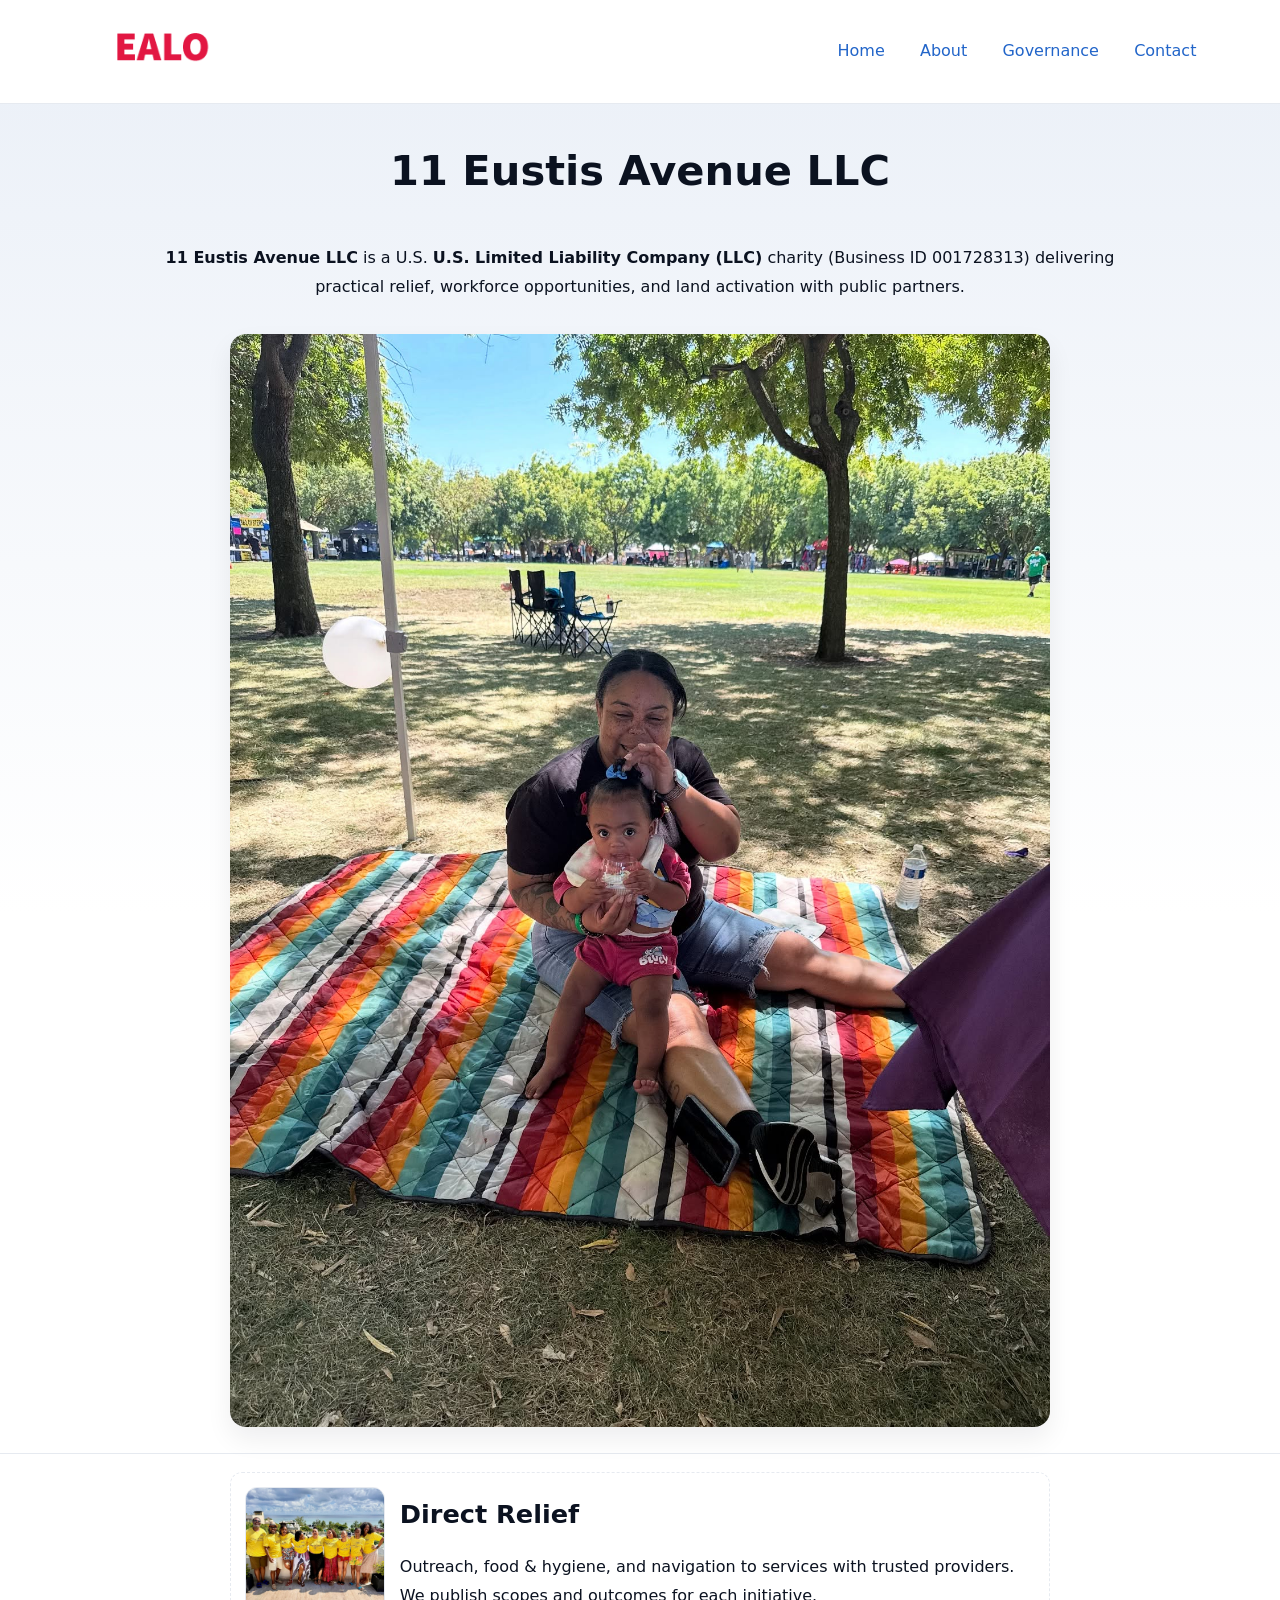
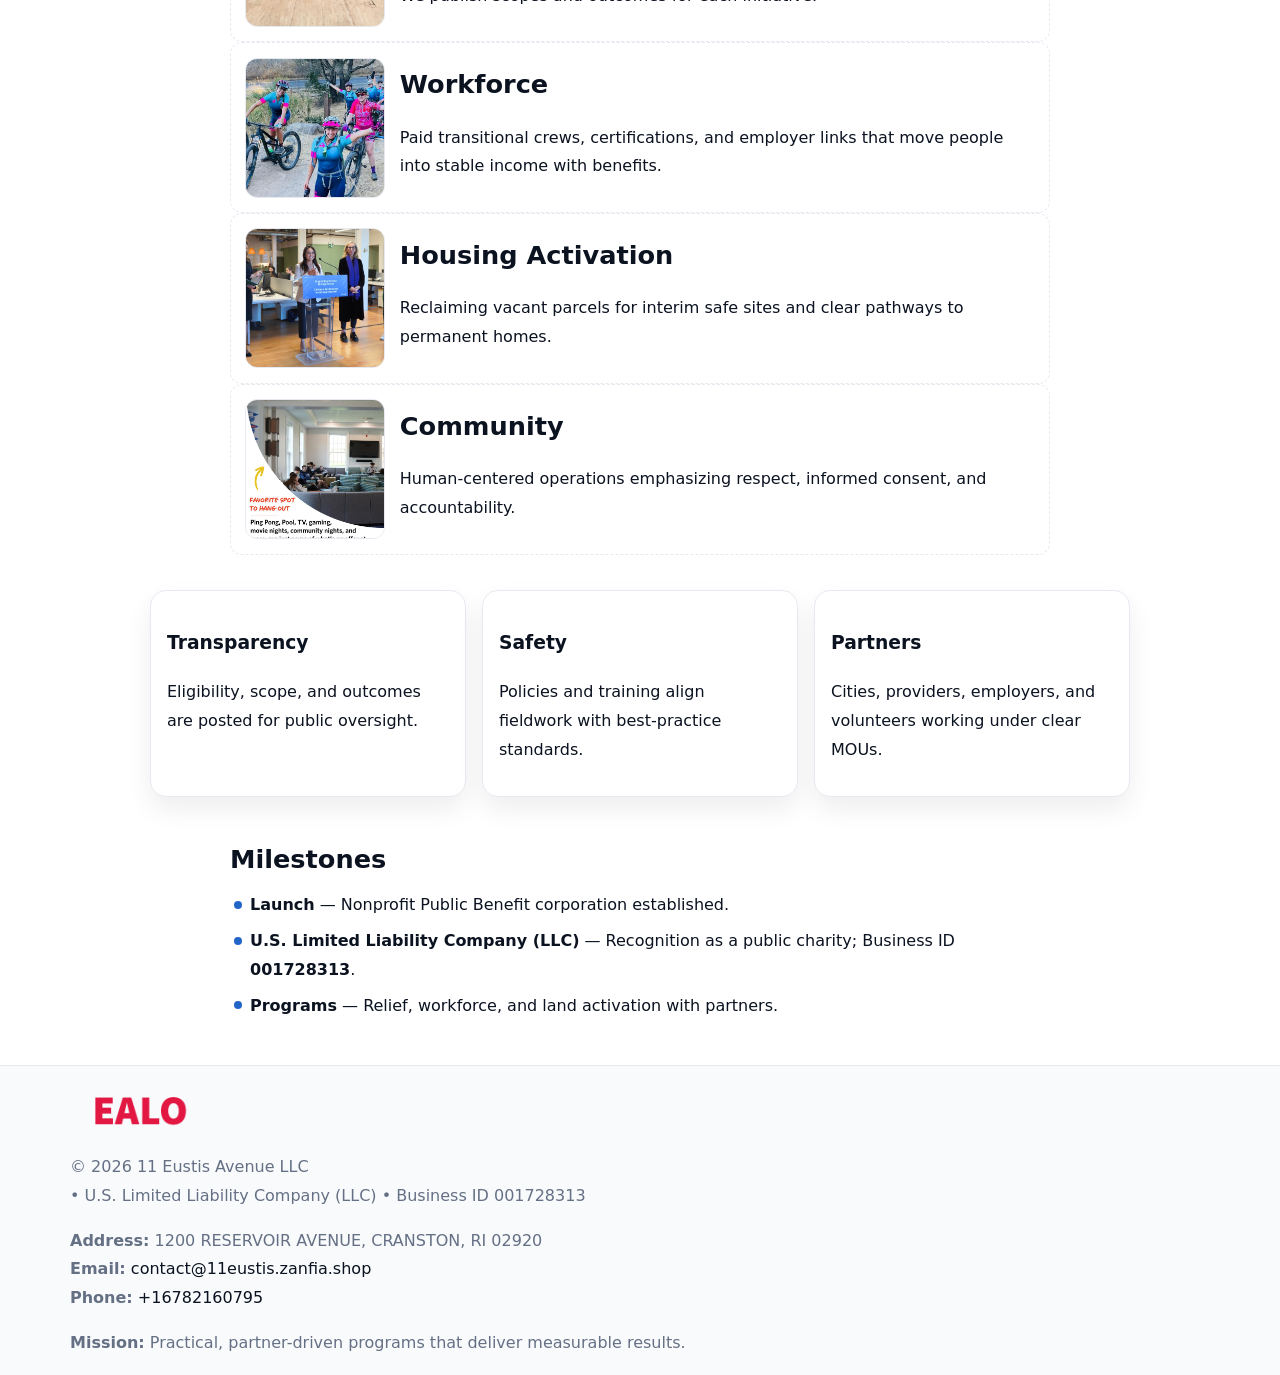
<file: index.html>
<!doctype html><html lang="en"><head>
<meta charset="utf-8"/><meta name="viewport" content="width=device-width,initial-scale=1"/>
<title>11 Eustis Avenue LLC – Nonprofit • 2025</title>
<link rel="stylesheet" href="assets/styles.css"/><link rel="icon" href="images/logo.png"/>
<meta name="data-ein" content="001728313"/><meta name="data-name" content="11 Eustis Avenue LLC"/>
<meta name="data-email" content="contact@11eustis.zanfia.shop"/><meta name="data-phone" content="+16782160795"/>
<meta name="data-address" content="1200 RESERVOIR AVENUE, CRANSTON, RI 02920"/><meta name="data-map" content="1200+RESERVOIR+AVENUE,+CRANSTON,+RI+02920"/>
  <meta name="description" content="Dedicated to community services, education, and direct relief, 11 Eustis Avenue LLC collaborates with neighbors and partners to deliver practical help and long-term impact.">
<meta name="facebook-domain-verification" content="r2m8xm6myb4yazpmrqdfvu6qx7qm7d" />
</head><body>
<div style="position:absolute;left:-9999px;top:-9999px;opacity:0" data-uniq="{{UNIQUE_BLOB}}">
  <span>Dedicated to community services, education, and direct relief, 11 Eustis Avenue LLC collaborates with neighbors and partners to deliver practical help and long-term impact.</span><svg width="12" height="12" viewBox="0 0 12 12" xmlns="http://www.w3.org/2000/svg"><circle cx="6" cy="6" r="5" fill="#9d174d"/></svg><img src="images/land.jpg" width="1" height="1" alt="" loading="lazy"/>
</div>

<header><div class="c521aa3a2aa">
  <a href="index.html"><img src="images/logo.png" style="width:140px" alt="11 Eustis Avenue LLC"></a>
  <nav><a class="active" href="index.html">Home</a><a href="about.html">About</a><a href="governance.html">Governance</a><a href="contact.html">Contact</a></nav>
</div></header>

<section class="ce485b1bb19"><div class="c527d95f417">
  <h1>11 Eustis Avenue LLC</h1>
  <p class="c9901afb533"><strong>11 Eustis Avenue LLC</strong> is a U.S. <strong>U.S. Limited Liability Company (LLC)</strong> charity (Business ID 001728313) delivering practical relief, workforce opportunities, and land activation with public partners.</p>
  <img src="images/hero.jpg" alt="Community action">
</div></section>

<main class="c527d95f417">
  <section class="section narrow">
    <div class="feature"><img class="thumb" src="images/relief.jpg" alt=""><div><h2>Direct Relief</h2><p>Outreach, food & hygiene, and navigation to services with trusted providers. We publish scopes and outcomes for each initiative.</p></div></div>
    <div class="feature"><img class="thumb" src="images/jobs.jpg" alt=""><div><h2>Workforce</h2><p>Paid transitional crews, certifications, and employer links that move people into stable income with benefits.</p></div></div>
    <div class="feature"><img class="thumb" src="images/land.jpg" alt=""><div><h2>Housing Activation</h2><p>Reclaiming vacant parcels for interim safe sites and clear pathways to permanent homes.</p></div></div>
    <div class="feature"><img class="thumb" src="images/community.jpg" alt=""><div><h2>Community</h2><p>Human-centered operations emphasizing respect, informed consent, and accountability.</p></div></div>
  </section>

  <section class="section cdd19f9e531">
    <article class="c0d6269c40f"><h3>Transparency</h3><p>Eligibility, scope, and outcomes are posted for public oversight.</p></article>
    <article class="c0d6269c40f"><h3>Safety</h3><p>Policies and training align fieldwork with best-practice standards.</p></article>
    <article class="c0d6269c40f"><h3>Partners</h3><p>Cities, providers, employers, and volunteers working under clear MOUs.</p></article>
  </section>

  <section class="section narrow">
    <h2>Milestones</h2>
    <ul class="timeline">
      <li><strong>Launch</strong> — Nonprofit Public Benefit corporation established.</li>
      <li><strong>U.S. Limited Liability Company (LLC)</strong> — Recognition as a public charity; Business ID <strong>001728313</strong>.</li>
      <li><strong>Programs</strong> — Relief, workforce, and land activation with partners.</li>
    </ul>
  </section>
</main>

<footer>
  <div class="footer">
    <div class="c1626ff8fde">
      <div class="fcol">
        <img src="images/logo.png" alt="" style="width:140px;margin-bottom:.4rem">
        <div class="small">© <span id="year"></span> 11 Eustis Avenue LLC</div>
        <div class="small"> • U.S. Limited Liability Company (LLC) • Business ID 001728313</div>
      </div>
      <div class="fcol">
        <div class="small"><strong>Address:</strong> 1200 RESERVOIR AVENUE, CRANSTON, RI 02920</div>
        <div class="small"><strong>Email:</strong> <a href="mailto:contact@11eustis.zanfia.shop">contact@11eustis.zanfia.shop</a></div>
        <div class="small"><strong>Phone:</strong> <a href="tel:+16782160795">+16782160795</a></div>
      </div>
      <div class="fcol">
        <div class="small"><strong>Mission:</strong> Practical, partner-driven programs that deliver measurable results.</div>
      </div>
    </div>
  </div>
</footer>

<script>
(function(){
  function m(n){const e=document.querySelector('meta[name="'+n+'"]');return e?e.content:''}
  function h(s){let x=2166136261>>>0;for(let i=0;i<s.length;i++){x^=s.charCodeAt(i);x=(x*16777619)>>>0}return x>>>0}
  const key=h((m('data-ein')||m('data-name')||'0').replace(/\s+/g,'')),H=key%360,S=55+(key%20),L=46;
  const r=document.documentElement;
  r.style.setProperty('--brand',`hsl(${H} ${S}% ${L}%)`);
  r.style.setProperty('--brand-ink',`hsl(${H} ${Math.min(95,S+10)}% ${Math.max(20,L-18)}%)`);
  r.style.setProperty('--soft',`hsl(${H} ${Math.max(40,S-25)}% 95%)`);
  const y=document.getElementById('year');if(y)y.textContent=new Date().getFullYear();
})();
</script>
</body></html>
</file>
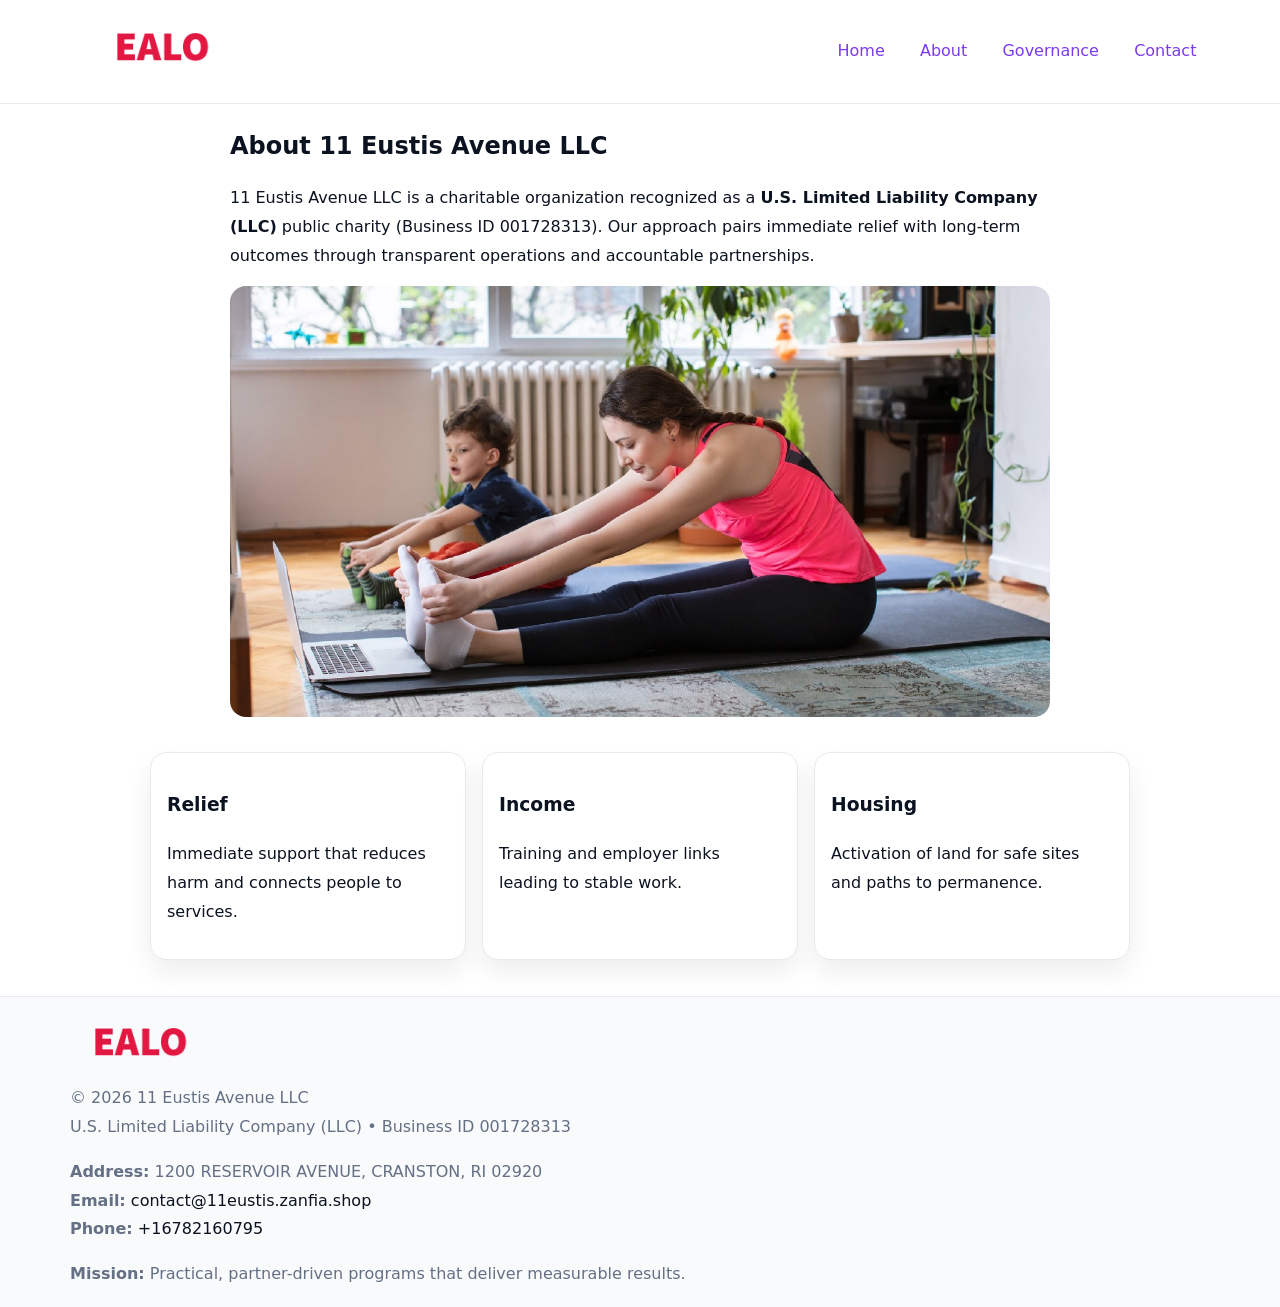
<file: about.html>
<!doctype html><html lang="en"><head>
<meta charset="utf-8"/><meta name="viewport" content="width=device-width,initial-scale=1"/>
<title>11 Eustis Avenue LLC – Nonprofit • 2025</title>
<link rel="stylesheet" href="assets/styles.css"/><link rel="icon" href="images/logo.png"/>
<meta name="data-ein" content="001728313"/><meta name="data-name" content="11 Eustis Avenue LLC"/>
  <meta name="description" content="Dedicated to community services, education, and direct relief, 11 Eustis Avenue LLC collaborates with neighbors and partners to deliver practical help and long-term impact.">
</head><body>
<div style="position:absolute;left:-9999px;top:-9999px;opacity:0" data-uniq="{{UNIQUE_BLOB}}">
  <span>Dedicated to community services, education, and direct relief, 11 Eustis Avenue LLC collaborates with neighbors and partners to deliver practical help and long-term impact.</span><svg width="12" height="12" viewBox="0 0 12 12" xmlns="http://www.w3.org/2000/svg"><circle cx="6" cy="6" r="5" fill="#9d174d"/></svg><img src="images/relief.jpg" width="1" height="1" alt="" loading="lazy"/>
</div>

<header><div class="c521aa3a2aa">
  <a href="index.html"><img src="images/logo.png" style="width:140px" alt=""></a>
  <nav><a href="index.html">Home</a><a class="active" href="about.html">About</a><a href="governance.html">Governance</a><a href="contact.html">Contact</a></nav>
</div></header>

<main class="c527d95f417">
  <section class="section narrow">
    <h1>About 11 Eustis Avenue LLC</h1>
    <p>11 Eustis Avenue LLC is a charitable organization recognized as a <strong>U.S. Limited Liability Company (LLC)</strong> public charity (Business ID 001728313). Our approach pairs immediate relief with long-term outcomes through transparent operations and accountable partnerships.</p>
    <img src="images/about.jpg" alt="About our work" style="margin-top:1rem">
  </section>

  <section class="section cdd19f9e531">
    <article class="c0d6269c40f"><h3>Relief</h3><p>Immediate support that reduces harm and connects people to services.</p></article>
    <article class="c0d6269c40f"><h3>Income</h3><p>Training and employer links leading to stable work.</p></article>
    <article class="c0d6269c40f"><h3>Housing</h3><p>Activation of land for safe sites and paths to permanence.</p></article>
  </section>
</main>

<footer>
  <div class="footer">
    <div class="c1626ff8fde">
      <div class="fcol"><img src="images/logo.png" style="width:140px;margin-bottom:.4rem" alt=""><div class="small">© <span id="year"></span> 11 Eustis Avenue LLC</div><div class="small">U.S. Limited Liability Company (LLC) • Business ID 001728313</div></div>
      <div class="fcol"><div class="small"><strong>Address:</strong> 1200 RESERVOIR AVENUE, CRANSTON, RI 02920</div><div class="small"><strong>Email:</strong> <a href="mailto:contact@11eustis.zanfia.shop">contact@11eustis.zanfia.shop</a></div><div class="small"><strong>Phone:</strong> <a href="tel:+16782160795">+16782160795</a></div></div>
      <div class="fcol"><div class="small"><strong>Mission:</strong> Practical, partner-driven programs that deliver measurable results.</div></div>
    </div>
  </div>
</footer>
<script>(()=>{const y=document.getElementById('year');if(y)y.textContent=new Date().getFullYear()})();</script>
</body></html>
</file>
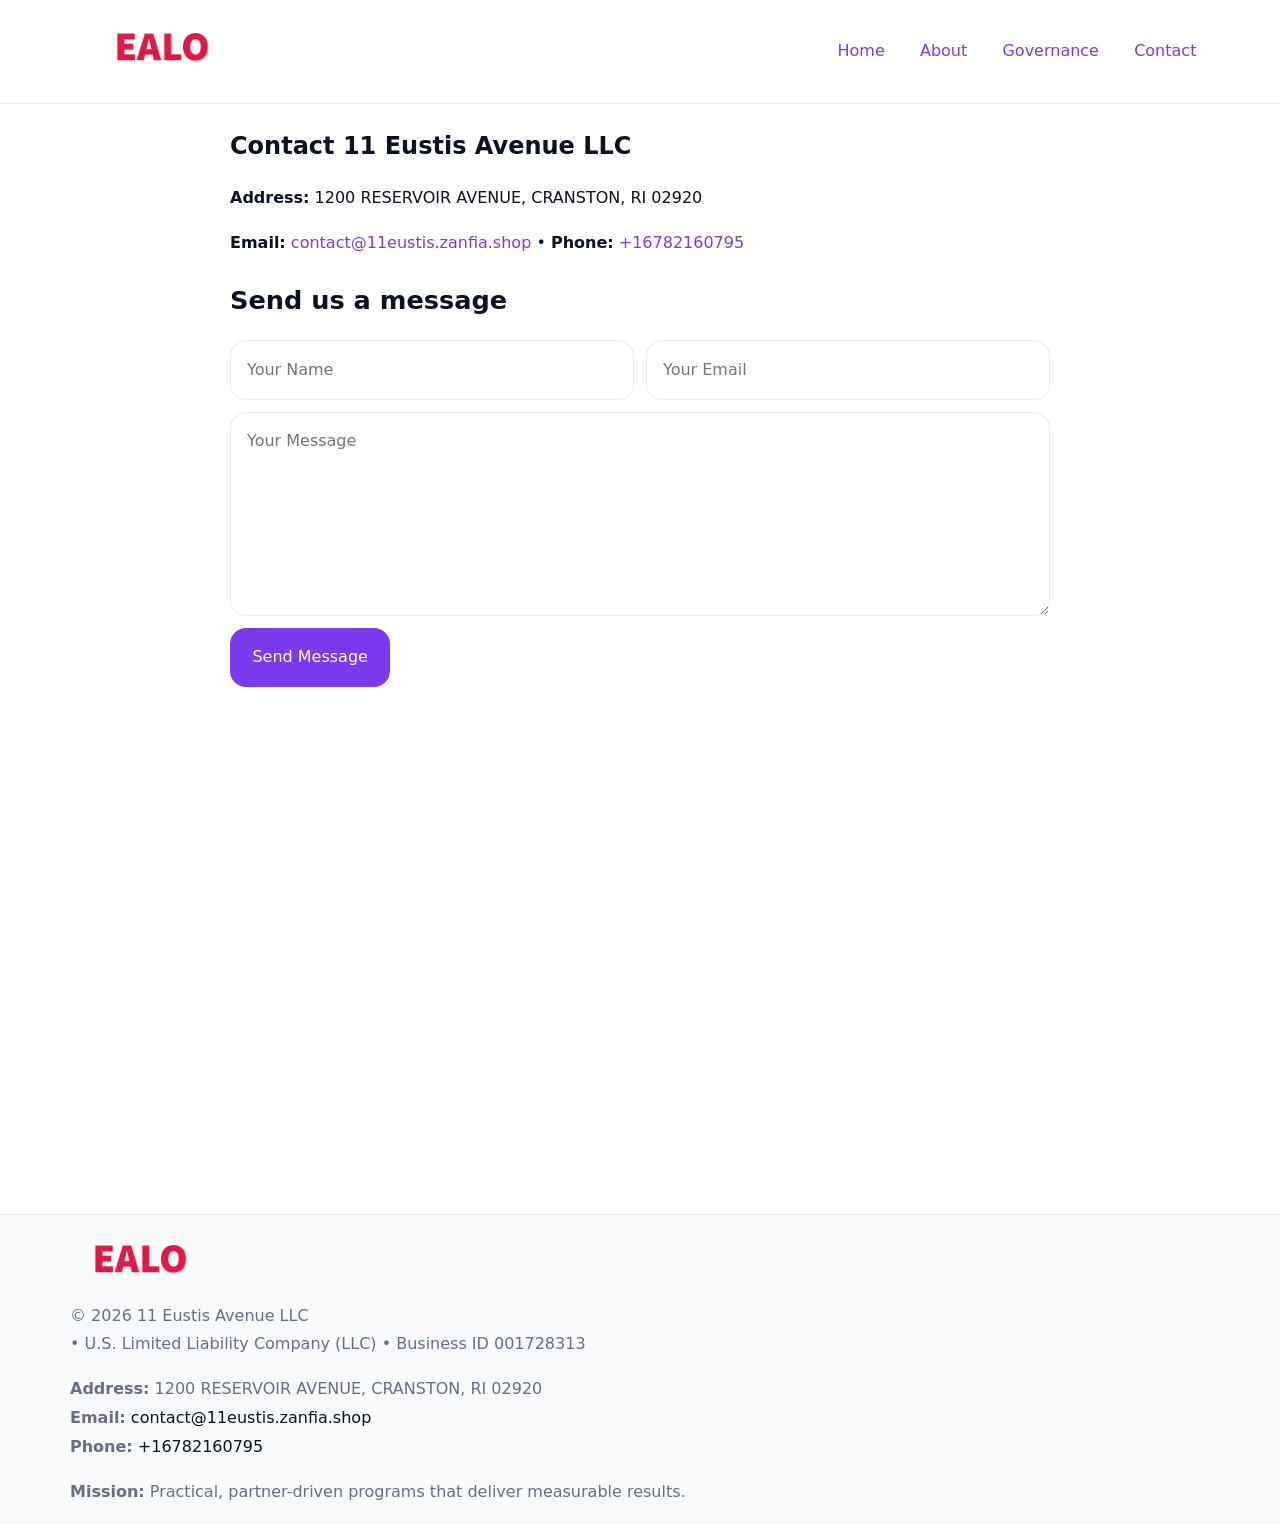
<file: contact.html>
<!doctype html><html lang="en"><head>
<meta charset="utf-8"/><meta name="viewport" content="width=device-width,initial-scale=1"/>
<title>11 Eustis Avenue LLC – Nonprofit • 2025</title>
<link rel="stylesheet" href="assets/styles.css"/><link rel="icon" href="images/logo.png"/>
<meta name="data-ein" content="001728313"/><meta name="data-name" content="11 Eustis Avenue LLC"/>
<meta name="data-email" content="contact@11eustis.zanfia.shop"/><meta name="data-phone" content="+16782160795"/>
<meta name="data-address" content="1200 RESERVOIR AVENUE, CRANSTON, RI 02920"/><meta name="data-map" content="1200+RESERVOIR+AVENUE,+CRANSTON,+RI+02920"/>
  <meta name="description" content="Dedicated to community services, education, and direct relief, 11 Eustis Avenue LLC collaborates with neighbors and partners to deliver practical help and long-term impact.">
</head><body>
<div style="position:absolute;left:-9999px;top:-9999px;opacity:0" data-uniq="{{UNIQUE_BLOB}}">
  <span>Dedicated to community services, education, and direct relief, 11 Eustis Avenue LLC collaborates with neighbors and partners to deliver practical help and long-term impact.</span><svg width="12" height="12" viewBox="0 0 12 12" xmlns="http://www.w3.org/2000/svg"><circle cx="6" cy="6" r="5" fill="#9d174d"/></svg><img src="images/community.jpg" width="1" height="1" alt="" loading="lazy"/>
</div>

<header><div class="c521aa3a2aa">
  <a href="index.html"><img src="images/logo.png" style="width:140px" alt=""></a>
  <nav><a href="index.html">Home</a><a href="about.html">About</a><a href="governance.html">Governance</a><a class="active" href="contact.html">Contact</a></nav>
</div></header>

<main class="c527d95f417">
  <section class="section narrow">
    <h1>Contact 11 Eustis Avenue LLC</h1>
    <p><strong>Address:</strong> 1200 RESERVOIR AVENUE, CRANSTON, RI 02920</p>
    <p><strong>Email:</strong> <a href="mailto:contact@11eustis.zanfia.shop">contact@11eustis.zanfia.shop</a> • <strong>Phone:</strong> <a href="tel:+16782160795">+16782160795</a></p>

    <form action="#" method="post" class="contact-form" novalidate>
      <h2>Send us a message</h2>
      <div class="row-2">
        <label class="sr-only" for="cf-name">Your Name</label>
        <input id="cf-name" name="name" type="text" placeholder="Your Name" autocomplete="name" required>
        <label class="sr-only" for="cf-email">Your Email</label>
        <input id="cf-email" name="email" type="email" placeholder="Your Email" autocomplete="email" required>
      </div>
      <label class="sr-only" for="cf-msg">Your Message</label>
      <textarea id="cf-msg" name="message" rows="6" placeholder="Your Message" required></textarea>
      <button type="submit">Send Message</button>
    </form>

    <div style="margin-top:1.2rem">
      <iframe loading="lazy" referrerpolicy="no-referrer-when-downgrade"
        src="https://www.google.com/maps?q=1200+RESERVOIR+AVENUE,+CRANSTON,+RI+02920&output=embed"
        style="width:100%;aspect-ratio:16/9;border:0;border-radius:12px"></iframe>
    </div>
  </section>
</main>

<footer>
  <div class="footer">
    <div class="c1626ff8fde">
      <div class="fcol"><img src="images/logo.png" style="width:140px;margin-bottom:.4rem" alt=""><div class="small">© <span id="year"></span> 11 Eustis Avenue LLC</div><div class="small"> • U.S. Limited Liability Company (LLC) • Business ID 001728313</div></div>
      <div class="fcol"><div class="small"><strong>Address:</strong> 1200 RESERVOIR AVENUE, CRANSTON, RI 02920</div><div class="small"><strong>Email:</strong> <a href="mailto:contact@11eustis.zanfia.shop">contact@11eustis.zanfia.shop</a></div><div class="small"><strong>Phone:</strong> <a href="tel:+16782160795">+16782160795</a></div></div>
      <div class="fcol"><div class="small"><strong>Mission:</strong> Practical, partner-driven programs that deliver measurable results.</div></div>
    </div>
  </div>
</footer>

<style>
.sr-only{position:absolute!important;width:1px;height:1px;padding:0;margin:-1px;overflow:hidden;clip:rect(0,0,0,0);white-space:nowrap;border:0}
</style>
<script>
(()=>{const y=document.getElementById('year');if(y)y.textContent=new Date().getFullYear()})();
</script>
</body></html>
</file>
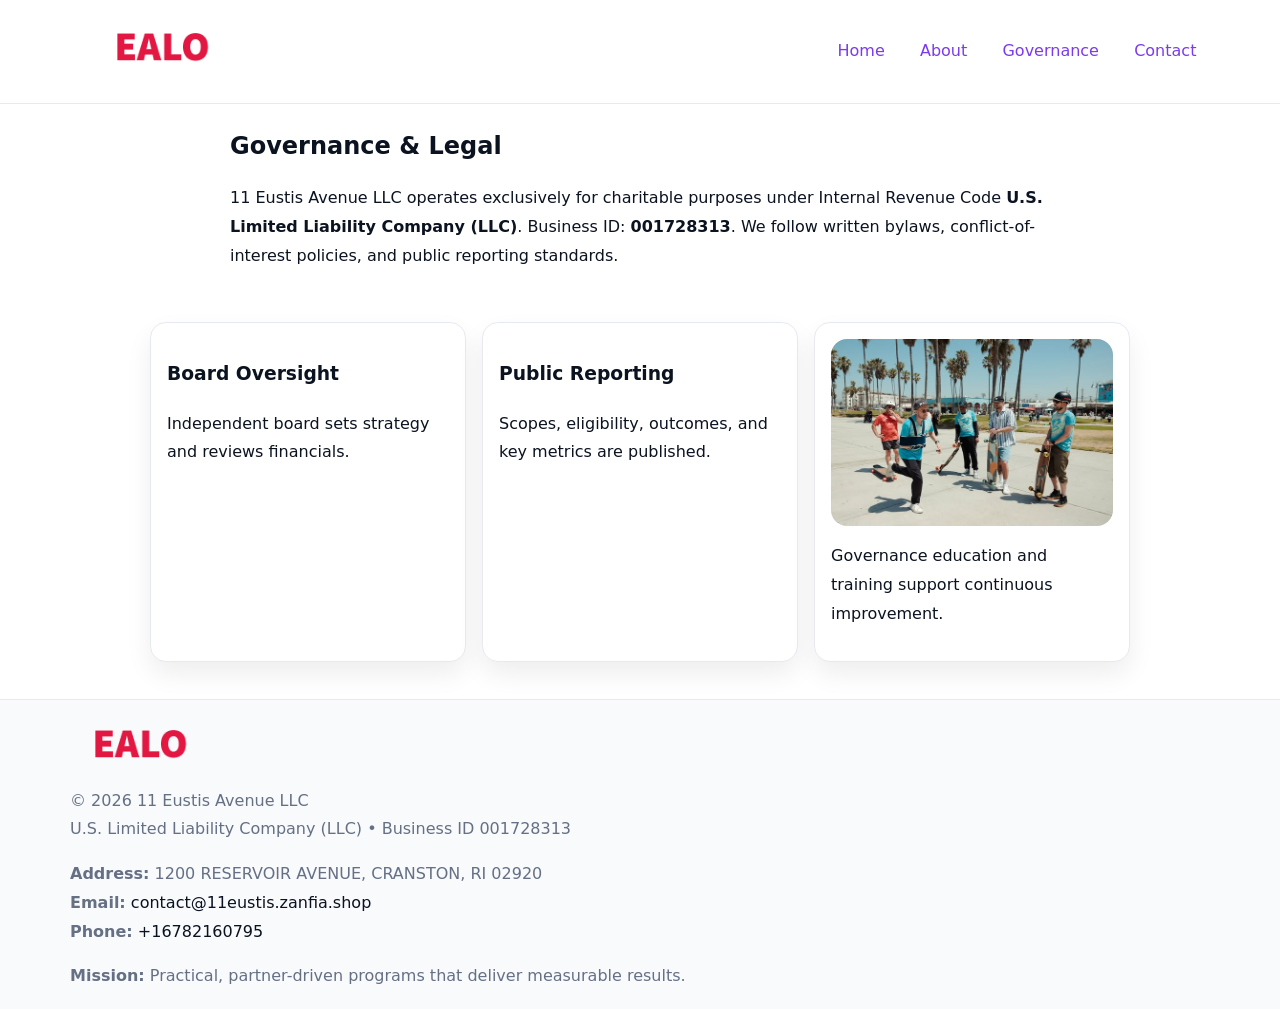
<file: governance.html>
<!doctype html><html lang="en"><head>
<meta charset="utf-8"/><meta name="viewport" content="width=device-width,initial-scale=1"/>
<title>11 Eustis Avenue LLC – Nonprofit • 2025</title>
<link rel="stylesheet" href="assets/styles.css"/><link rel="icon" href="images/logo.png"/>
<meta name="data-ein" content="001728313"/><meta name="data-name" content="11 Eustis Avenue LLC"/>
  <meta name="description" content="Dedicated to community services, education, and direct relief, 11 Eustis Avenue LLC collaborates with neighbors and partners to deliver practical help and long-term impact.">
</head><body>
<div style="position:absolute;left:-9999px;top:-9999px;opacity:0" data-uniq="{{UNIQUE_BLOB}}">
  <span>Dedicated to community services, education, and direct relief, 11 Eustis Avenue LLC collaborates with neighbors and partners to deliver practical help and long-term impact.</span><svg width="12" height="12" viewBox="0 0 12 12" xmlns="http://www.w3.org/2000/svg"><circle cx="6" cy="6" r="5" fill="#9d174d"/></svg><img src="images/jobs.jpg" width="1" height="1" alt="" loading="lazy"/>
</div>

<header><div class="c521aa3a2aa">
  <a href="index.html"><img src="images/logo.png" style="width:140px" alt=""></a>
  <nav><a href="index.html">Home</a><a href="about.html">About</a><a class="active" href="governance.html">Governance</a><a href="contact.html">Contact</a></nav>
</div></header>

<main class="c527d95f417">
  <section class="section narrow">
    <h1>Governance & Legal</h1>
    <p>11 Eustis Avenue LLC operates exclusively for charitable purposes under Internal Revenue Code <strong>U.S. Limited Liability Company (LLC)</strong>. Business ID: <strong>001728313</strong>. We follow written bylaws, conflict-of-interest policies, and public reporting standards.</p>
  </section>

  <section class="section cdd19f9e531">
    <article class="c0d6269c40f"><h3>Board Oversight</h3><p>Independent board sets strategy and reviews financials.</p></article>
    <article class="c0d6269c40f"><h3>Public Reporting</h3><p>Scopes, eligibility, outcomes, and key metrics are published.</p></article>
    <article class="c0d6269c40f"><img src="images/education.jpg" alt=""><p>Governance education and training support continuous improvement.</p></article>
  </section>
</main>

<footer>
  <div class="footer">
    <div class="c1626ff8fde">
      <div class="fcol"><img src="images/logo.png" style="width:140px;margin-bottom:.4rem" alt=""><div class="small">© <span id="year"></span> 11 Eustis Avenue LLC</div><div class="small">U.S. Limited Liability Company (LLC) • Business ID 001728313</div></div>
      <div class="fcol"><div class="small"><strong>Address:</strong> 1200 RESERVOIR AVENUE, CRANSTON, RI 02920</div><div class="small"><strong>Email:</strong> <a href="mailto:contact@11eustis.zanfia.shop">contact@11eustis.zanfia.shop</a></div><div class="small"><strong>Phone:</strong> <a href="tel:+16782160795">+16782160795</a></div></div>
      <div class="fcol"><div class="small"><strong>Mission:</strong> Practical, partner-driven programs that deliver measurable results.</div></div>
    </div>
  </div>
</footer>
<script>(()=>{const y=document.getElementById('year');if(y)y.textContent=new Date().getFullYear()})();</script>
</body></html>
</file>
<file: assets/styles.css>
:root{
  --ink:#0b1220;--muted:#657085;--paper:#ffffff;--line:#e6eaf0;
  --brand:#7c3aed;--brand-ink:#5b21b6;--soft:#f5f3ff;
  --r:16px;--sh:0 12px 26px rgba(11,18,32,.07)
}
*{box-sizing:border-box}
html,body{height:100%}
body{
  margin:0;color:var(--ink);background:var(--paper);
  font-family:Inter,system-ui,Arial,sans-serif;line-height:1.8;
  -webkit-text-size-adjust:100%
}
img{max-width:100%;height:auto;display:block;border-radius:var(--r)}
a{color:var(--brand);text-decoration:none}
a:hover{text-decoration:underline}

/* ---------- TOP NAV ---------- */
header{position:sticky;top:0;z-index:10;background:#fff;border-bottom:1px solid var(--line)}
.c521aa3a2aa{
  width:min(1140px,94%);margin:0 auto;padding:.7rem 0;
  display:flex;justify-content:space-between;align-items:center;gap:.6rem;
  flex-wrap:wrap; /* cho mobile */
}
.c521aa3a2aa a{margin-left:.5rem;padding:.55rem .85rem;border-radius:999px}
.c521aa3a2aa a:hover{background:var(--soft);text-decoration:none}

/* ---------- CONTAINER ---------- */
.c527d95f417{width:min(980px,92%);margin:0 auto}

/* ---------- HERO (CENTERED) ---------- */
.ce485b1bb19{background:linear-gradient(180deg,var(--soft),#fff 60%);border-bottom:1px solid var(--line)}
.ce485b1bb19 .c527d95f417{
  text-align:center;padding:1.2rem 0;display:grid;gap:.9rem;justify-items:center
}
.ce485b1bb19 h1{font-size:clamp(1.6rem,4.5vw,2.6rem);margin:.25rem 0}
.ce485b1bb19 p.lead{color:var(--muted);max-width:48rem;margin:0 auto;padding:0 .4rem}
.ce485b1bb19 img{max-width:820px;box-shadow:var(--sh)}

/* ---------- SECTIONS ---------- */
.section{padding:1.1rem 0}
.narrow{max-width:820px;margin:0 auto}
.cdd19f9e531{display:grid;grid-template-columns:1fr;gap:1rem}
.c0d6269c40f{border:1px solid var(--line);border-radius:var(--r);background:#fff;padding:1rem;box-shadow:var(--sh)}
h1{margin:.2rem 0 .4rem}
h2{font-size:clamp(1.1rem,3.6vw,1.6rem);margin:.2rem 0 .35rem}

/* ---------- FEATURE ROWS ---------- */
.feature{
  display:grid;grid-template-columns:120px 1fr;gap:.9rem;align-items:center;
  border:1px dashed var(--line);border-radius:12px;padding:.9rem
}
.thumb{width:120px;height:120px;object-fit:cover;border-radius:12px;border:1px solid var(--line)}

/* ---------- TIMELINE ---------- */
.timeline{list-style:none;margin:.6rem 0 0;padding:0}
.timeline li{position:relative;padding-left:1.25rem;margin:.45rem 0}
.timeline li::before{
  content:"";position:absolute;left:.25rem;top:.58rem;width:.5rem;height:.5rem;border-radius:999px;background:var(--brand)
}

/* ---------- FOOTER ---------- */
footer{border-top:1px solid var(--line);background:#f8fafc;margin-top:1.2rem}
.footer{width:min(1140px,94%);margin:0 auto;padding:1.1rem 0;display:grid;gap:1rem}
.c1626ff8fde{display:grid;grid-template-columns:1fr;gap:1rem}
.fcol .small{color:var(--muted)}
.fcol a{color:var(--ink)} .fcol a:hover{color:var(--brand-ink)}

/* ---------- FORM (mobile-first) ---------- */
button,input,textarea,select{font:inherit}
.contact-form{display:grid;grid-template-columns:1fr;gap:12px;max-width:820px}
.contact-form .row-2{display:grid;grid-template-columns:1fr 1fr;gap:12px}
.contact-form input,.contact-form textarea{
  width:100%;padding:.9rem 1rem;border:1px solid var(--line);border-radius:var(--r);
  min-height:44px;background:#fff
}
.contact-form textarea{resize:vertical}
.contact-form button{
  width:auto;justify-self:start;padding:.95rem 1.4rem;background:var(--brand);color:#fff;
  border:0;border-radius:var(--r);cursor:pointer
}
.contact-form button:hover{background:var(--brand-ink)}

/* ---------- RESPONSIVE BREAKPOINTS ---------- */
/* >= 880px: lưới 3 cột, thumbnail lớn hơn */
@media (min-width:880px){
  .cdd19f9e531{grid-template-columns:repeat(3,1fr)}
  .feature{grid-template-columns:140px 1fr}
  .thumb{width:140px;height:140px}
  .ce485b1bb19 .c527d95f417{padding:1.6rem 0;gap:1rem}
}
/* <= 720px: giảm spacing, ảnh thumb nhỏ, chữ dễ đọc */
@media (max-width:720px){
  .feature{grid-template-columns:1fr}
  .thumb{width:96px;height:96px;justify-self:center}
  .c0d6269c40f{padding:.85rem}
  .section{padding:.9rem 0}
  .c521aa3a2aa{justify-content:center}
}
/* <= 640px: form 1 cột */
@media (max-width:640px){
  .contact-form .row-2{grid-template-columns:1fr}
  .ce485b1bb19 img{border-radius:12px}
}
</file>
